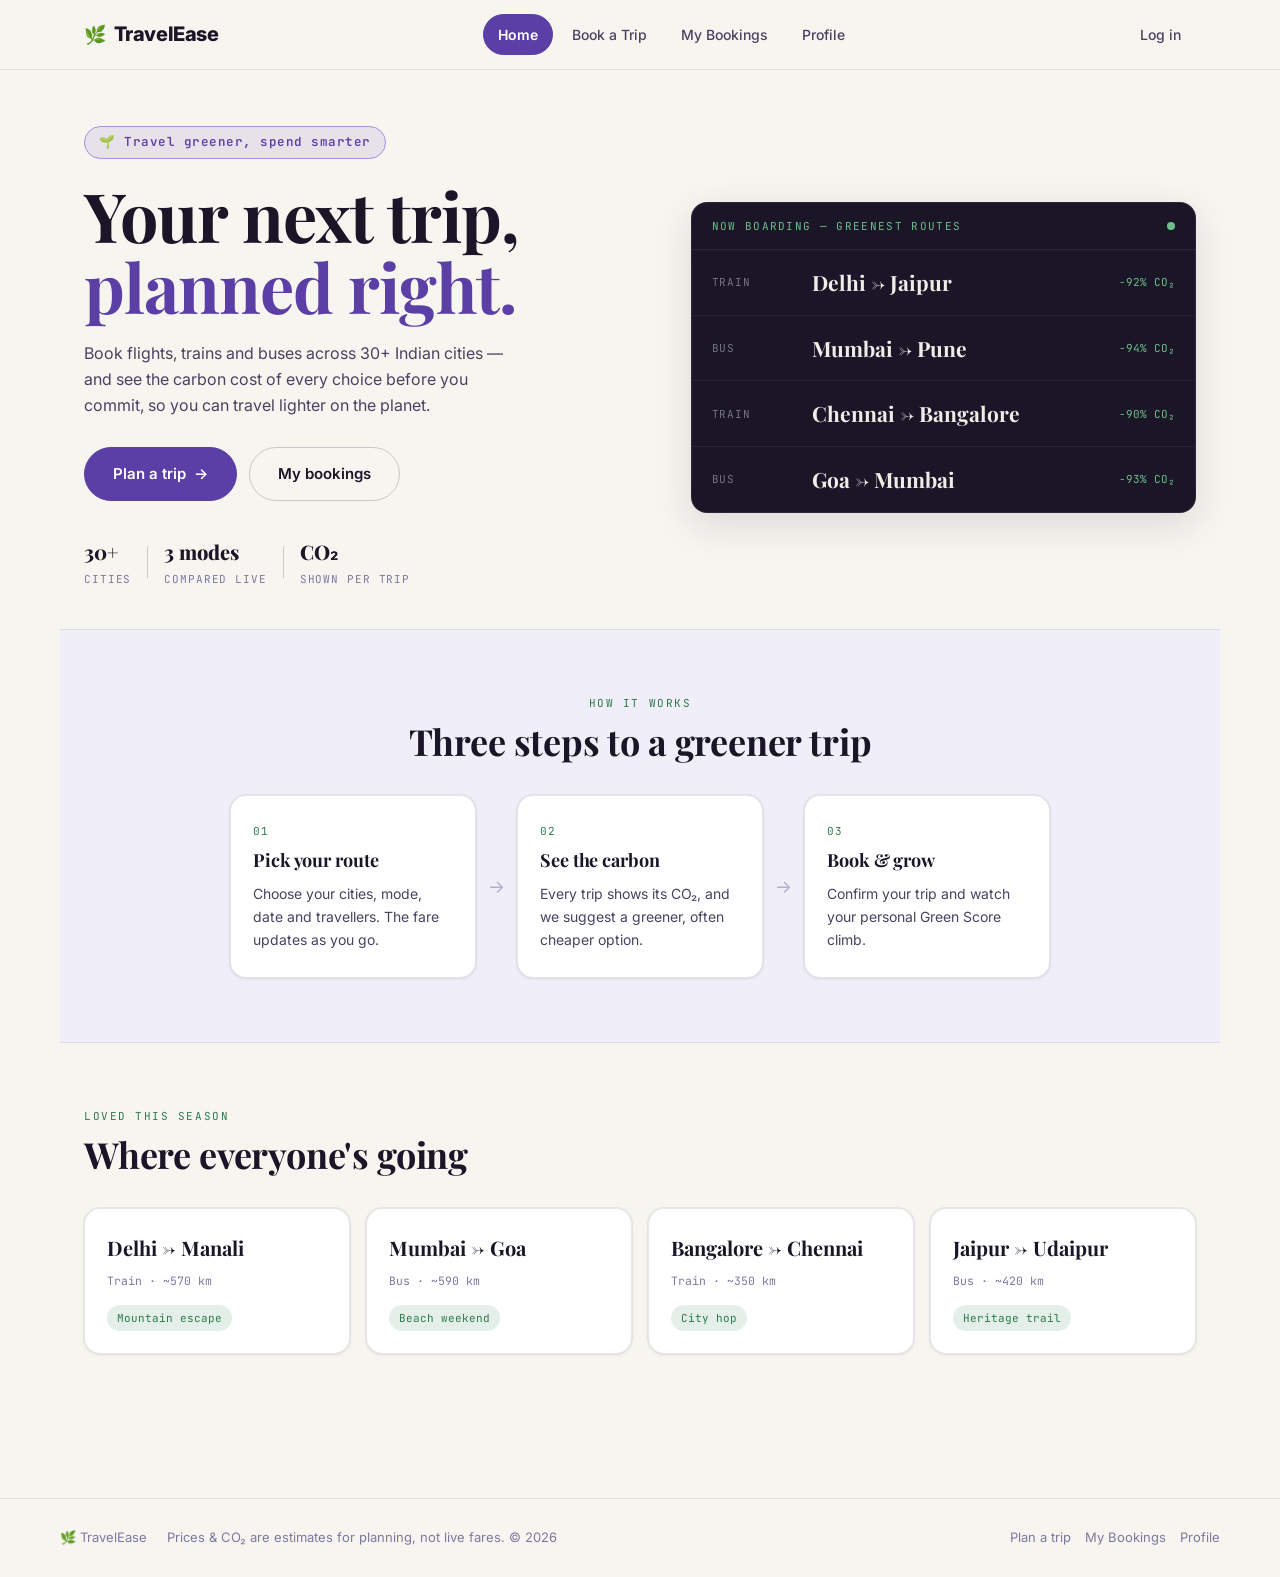
<file: index.html>
<!DOCTYPE html>
<html lang="en">
<head>
<meta charset="UTF-8" />
<meta name="viewport" content="width=device-width, initial-scale=1.0" />
<title>TravelEase — Plan it. Price it. Travel green.</title>
<link rel="preconnect" href="https://fonts.googleapis.com" />
<link rel="preconnect" href="https://fonts.gstatic.com" crossorigin />
<link href="https://fonts.googleapis.com/css2?family=Playfair+Display:ital,wght@0,700;0,800;1,700&family=Inter:wght@300;400;500;600;700&family=JetBrains+Mono:wght@500;600;700&display=swap" rel="stylesheet" />
<link rel="stylesheet" href="style.css" />
</head>
<body>

<!-- ============ HEADER ============ -->
<header class="site-header">
  <div class="header-inner">
    <a class="logo" href="index.html"><span class="logo-icon">🌿</span><span class="logo-text">TravelEase</span></a>
    <nav class="main-nav" id="mainNav">
      <a class="nav-link" href="index.html">Home</a>
      <a class="nav-link" href="booking.html">Book a Trip</a>
      <a class="nav-link" href="bookings.html">My Bookings</a>
      <a class="nav-link" href="profile.html">Profile</a>
    </nav>
    <div class="header-right">
      <div id="authArea"></div>
      <button class="nav-toggle" id="navToggle" aria-label="Menu"><span></span><span></span><span></span></button>
    </div>
  </div>
</header>

<main>
  <!-- ===== Hero ===== -->
  <section class="hero">
    <div class="hero-inner">
      <div class="hero-badge">🌱 Travel greener, spend smarter</div>
      <h1 class="hero-title">Your next trip,<br /><span class="accent">planned right.</span></h1>
      <p class="hero-sub">Book flights, trains and buses across 30+ Indian cities — and see the carbon cost of every choice before you commit, so you can travel lighter on the planet.</p>
      <div class="hero-actions">
        <a class="btn btn-primary btn-lg" href="booking.html"><span>Plan a trip</span><span>→</span></a>
        <a class="btn btn-outline btn-lg" href="bookings.html">My bookings</a>
      </div>
      <div class="hero-stats">
        <div class="stat"><span class="stat-val">30+</span><span class="stat-label">cities</span></div>
        <div class="stat-divider"></div>
        <div class="stat"><span class="stat-val">3 modes</span><span class="stat-label">compared live</span></div>
        <div class="stat-divider"></div>
        <div class="stat"><span class="stat-val">CO₂</span><span class="stat-label">shown per trip</span></div>
      </div>
    </div>

    <!-- Boarding-style board -->
    <div class="hero-board" aria-hidden="true">
      <div class="board-header">
        <span class="board-label">Now boarding — greenest routes</span>
        <span class="board-dot"></span>
      </div>
      <div class="board-rows">
        <div class="board-row"><span class="board-mood">Train</span><span class="board-dest">Delhi → Jaipur</span><span class="board-status">-92% CO₂</span></div>
        <div class="board-row"><span class="board-mood">Bus</span><span class="board-dest">Mumbai → Pune</span><span class="board-status">-94% CO₂</span></div>
        <div class="board-row"><span class="board-mood">Train</span><span class="board-dest">Chennai → Bangalore</span><span class="board-status">-90% CO₂</span></div>
        <div class="board-row"><span class="board-mood">Bus</span><span class="board-dest">Goa → Mumbai</span><span class="board-status">-93% CO₂</span></div>
      </div>
    </div>
  </section>

  <!-- ===== How it works ===== -->
  <section class="section-tinted">
    <div class="section-head center">
      <p class="eyebrow">How it works</p>
      <h2>Three steps to a greener trip</h2>
    </div>
    <div class="how-grid">
      <div class="how-card">
        <div class="how-num">01</div>
        <h3>Pick your route</h3>
        <p>Choose your cities, mode, date and travellers. The fare updates as you go.</p>
      </div>
      <div class="how-arrow">→</div>
      <div class="how-card">
        <div class="how-num">02</div>
        <h3>See the carbon</h3>
        <p>Every trip shows its CO₂, and we suggest a greener, often cheaper option.</p>
      </div>
      <div class="how-arrow">→</div>
      <div class="how-card">
        <div class="how-num">03</div>
        <h3>Book &amp; grow</h3>
        <p>Confirm your trip and watch your personal Green Score climb.</p>
      </div>
    </div>
  </section>

  <!-- ===== Popular routes ===== -->
  <section class="section">
    <div class="section-head">
      <p class="eyebrow">Loved this season</p>
      <h2>Where everyone's going</h2>
    </div>
    <div class="card-row">
      <div class="trip-card"><div class="route">Delhi → Manali</div><div class="meta">Train · ~570 km</div><span class="card-tag">Mountain escape</span></div>
      <div class="trip-card"><div class="route">Mumbai → Goa</div><div class="meta">Bus · ~590 km</div><span class="card-tag">Beach weekend</span></div>
      <div class="trip-card"><div class="route">Bangalore → Chennai</div><div class="meta">Train · ~350 km</div><span class="card-tag">City hop</span></div>
      <div class="trip-card"><div class="route">Jaipur → Udaipur</div><div class="meta">Bus · ~420 km</div><span class="card-tag">Heritage trail</span></div>
    </div>
  </section>
</main>

<footer class="site-footer">
  <div class="footer-inner">
    <span class="logo-text">🌿 TravelEase</span>
    <p>Prices &amp; CO₂ are estimates for planning, not live fares. © <span id="year"></span></p>
    <div class="footer-links">
      <a href="booking.html">Plan a trip</a>
      <a href="bookings.html">My Bookings</a>
      <a href="profile.html">Profile</a>
    </div>
  </div>
</footer>

<script src="auth.js"></script>
</body>
</html>
</file>
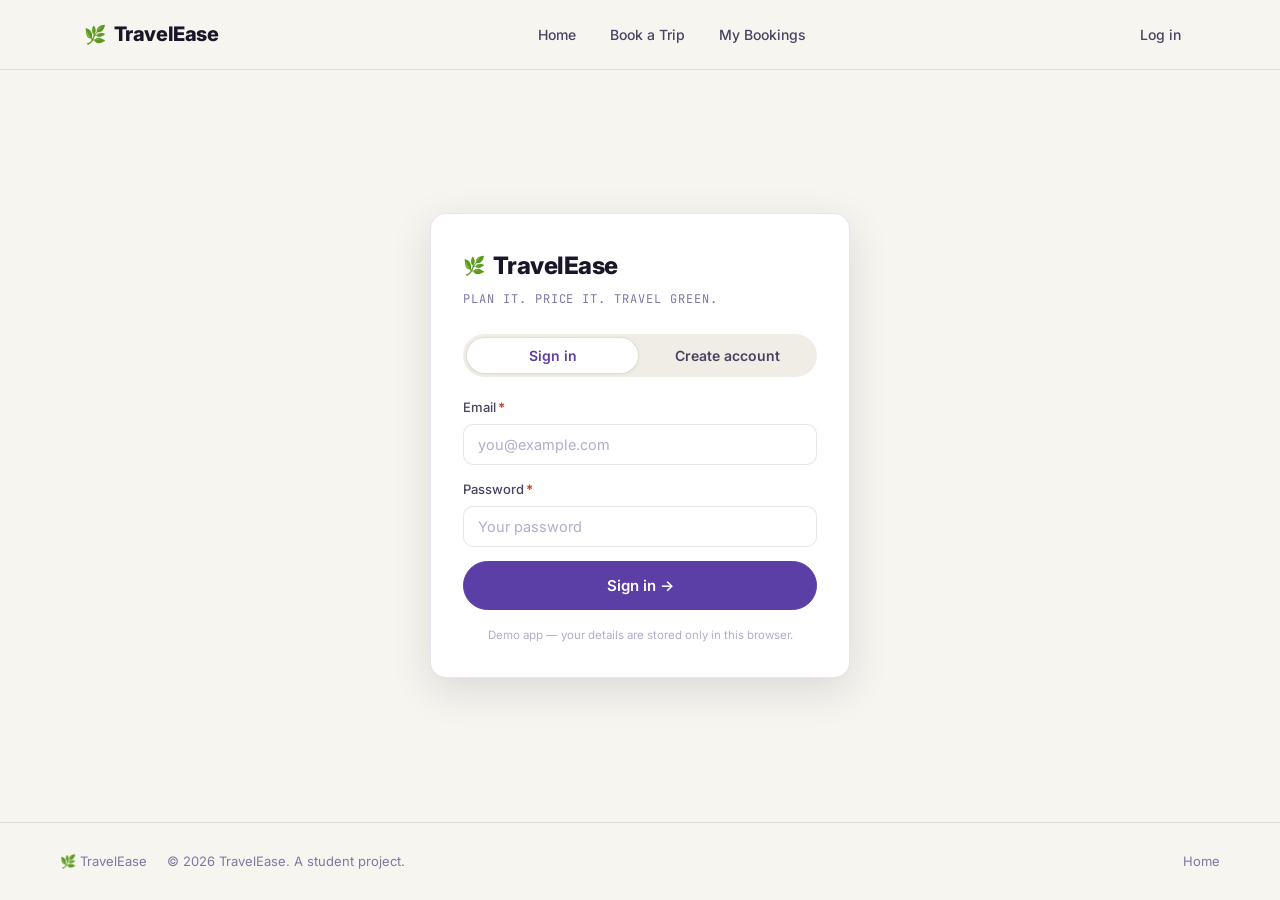
<file: booking.html>
<!DOCTYPE html>
<html lang="en">
<head>
<meta charset="UTF-8" />
<meta name="viewport" content="width=device-width, initial-scale=1.0" />
<title>TravelEase — Book a Trip</title>
<link rel="preconnect" href="https://fonts.googleapis.com" />
<link rel="preconnect" href="https://fonts.gstatic.com" crossorigin />
<link href="https://fonts.googleapis.com/css2?family=Playfair+Display:ital,wght@0,700;0,800;1,700&family=Inter:wght@300;400;500;600;700&family=JetBrains+Mono:wght@500;600;700&display=swap" rel="stylesheet" />
<link rel="stylesheet" href="style.css" />
</head>
<body>

<header class="site-header">
  <div class="header-inner">
    <a class="logo" href="index.html"><span class="logo-icon">🌿</span><span class="logo-text">TravelEase</span></a>
    <nav class="main-nav" id="mainNav">
      <a class="nav-link" href="index.html">Home</a>
      <a class="nav-link" href="booking.html">Book a Trip</a>
      <a class="nav-link" href="bookings.html">My Bookings</a>
      <a class="nav-link" href="profile.html">Profile</a>
    </nav>
    <div class="header-right">
      <div id="authArea"></div>
      <button class="nav-toggle" id="navToggle" aria-label="Menu"><span></span><span></span><span></span></button>
    </div>
  </div>
</header>

<main>
  <div class="page-head">
    <p class="eyebrow">Core planner</p>
    <h1>Build your trip</h1>
    <p class="page-sub">Fill in the details below. We'll price it, and show the carbon cost of your choice with a greener option.</p>
  </div>

  <form id="bookingForm">
    <!-- Step 1: Transport mode -->
    <div class="wizard-step">
      <div class="wizard-step-header">
        <div class="wizard-step-num">1</div>
        <div>
          <div class="wizard-step-title">Transport mode</div>
          <div class="wizard-step-desc">Flights are fastest; trains and buses are far greener.</div>
        </div>
      </div>
      <div class="mode-grid" id="modeGrid">
        <button type="button" class="mode-btn selected" data-mode="flight"><span class="ic">✈️</span><span class="lbl">Flight</span><span class="sub">₹5.0/km · fastest</span></button>
        <button type="button" class="mode-btn" data-mode="train"><span class="ic">🚆</span><span class="lbl">Train</span><span class="sub">₹1.2/km · greener</span></button>
        <button type="button" class="mode-btn" data-mode="bus"><span class="ic">🚌</span><span class="lbl">Bus</span><span class="sub">₹0.9/km · greenest</span></button>
      </div>
    </div>

    <!-- Step 2: Trip details -->
    <div class="wizard-step">
      <div class="wizard-step-header">
        <div class="wizard-step-num">2</div>
        <div>
          <div class="wizard-step-title">Trip details</div>
          <div class="wizard-step-desc">Where are you headed, and with how many people?</div>
        </div>
      </div>
      <div class="form-grid">
        <label class="field">
          <span class="field-label">From city<span class="req">*</span></span>
          <select id="source"><option value="">-- Select source --</option></select>
        </label>
        <label class="field">
          <span class="field-label">To city<span class="req">*</span></span>
          <select id="destination"><option value="">-- Select destination --</option></select>
        </label>
        <label class="field">
          <span class="field-label">Travel date<span class="req">*</span></span>
          <input type="date" id="date" />
        </label>
        <label class="field">
          <span class="field-label">Travel class</span>
          <select id="travelClass"><option value="">-- Select class --</option></select>
        </label>
        <label class="field">
          <span class="field-label">Travellers</span>
          <div class="number-input-wrap">
            <button type="button" class="num-btn" data-target="passengers" data-action="dec">−</button>
            <input type="number" id="passengers" min="1" max="10" value="1" />
            <button type="button" class="num-btn" data-target="passengers" data-action="inc">+</button>
          </div>
        </label>
      </div>
      <div class="form-actions">
        <button type="button" class="btn btn-outline" id="calcBtn">Calculate plan</button>
        <p class="field-error" id="formError"></p>
      </div>
    </div>

    <!-- Results -->
    <div id="results" hidden>
      <!-- Cost -->
      <div class="wizard-step">
        <div class="wizard-step-header">
          <div class="wizard-step-num done" style="background:var(--green)">₹</div>
          <div class="wizard-step-title">Fare breakdown</div>
        </div>
        <div class="cost-grid">
          <div class="cost-card"><span class="cost-lbl">Distance</span><span class="cost-amt" id="distAmt">— km</span></div>
          <div class="cost-card"><span class="cost-lbl">Per person</span><span class="cost-amt" id="perAmt">₹0</span></div>
          <div class="cost-card total"><span class="cost-lbl">Total fare</span><span class="cost-amt" id="fareEstimate">₹0</span></div>
        </div>
      </div>

      <!-- Carbon-Smart Advisor -->
      <div class="wizard-step">
        <div class="wizard-step-header">
          <div class="wizard-step-num done" style="background:var(--green)">🌱</div>
          <div class="wizard-step-title">Carbon-Smart Advisor</div>
        </div>
        <div class="carbon-panel">
          <div class="carbon-dial">
            <div class="carbon-leaf">🌍</div>
            <span class="carbon-kg" id="carbonKg">0<small> kg CO₂</small></span>
          </div>
          <div class="carbon-body">
            <h3 id="carbonHead">Your trip's footprint</h3>
            <p id="carbonText">Choose a route to see its carbon impact.</p>
            <div class="carbon-compare" id="carbonCompare"></div>
          </div>
        </div>
        <div class="banner banner-info eco-nudge" id="ecoNudge" hidden>
          <span class="banner-icon">💡</span>
          <span id="ecoNudgeText"></span>
        </div>
      </div>

      <!-- Confirm -->
      <div class="wizard-step" style="border-bottom:none">
        <div class="form-actions">
          <button type="submit" class="btn btn-green btn-lg" id="bookBtn">Confirm booking →</button>
        </div>
      </div>
    </div>
  </form>
</main>

<footer class="site-footer">
  <div class="footer-inner">
    <span class="logo-text">🌿 TravelEase</span>
    <p>Prices &amp; CO₂ are estimates for planning. © <span id="year"></span></p>
    <div class="footer-links"><a href="bookings.html">My Bookings</a><a href="profile.html">Profile</a></div>
  </div>
</footer>

<script src="auth.js"></script>
<script src="data.js"></script>
<script src="booking.js"></script>
</body>
</html>
</file>
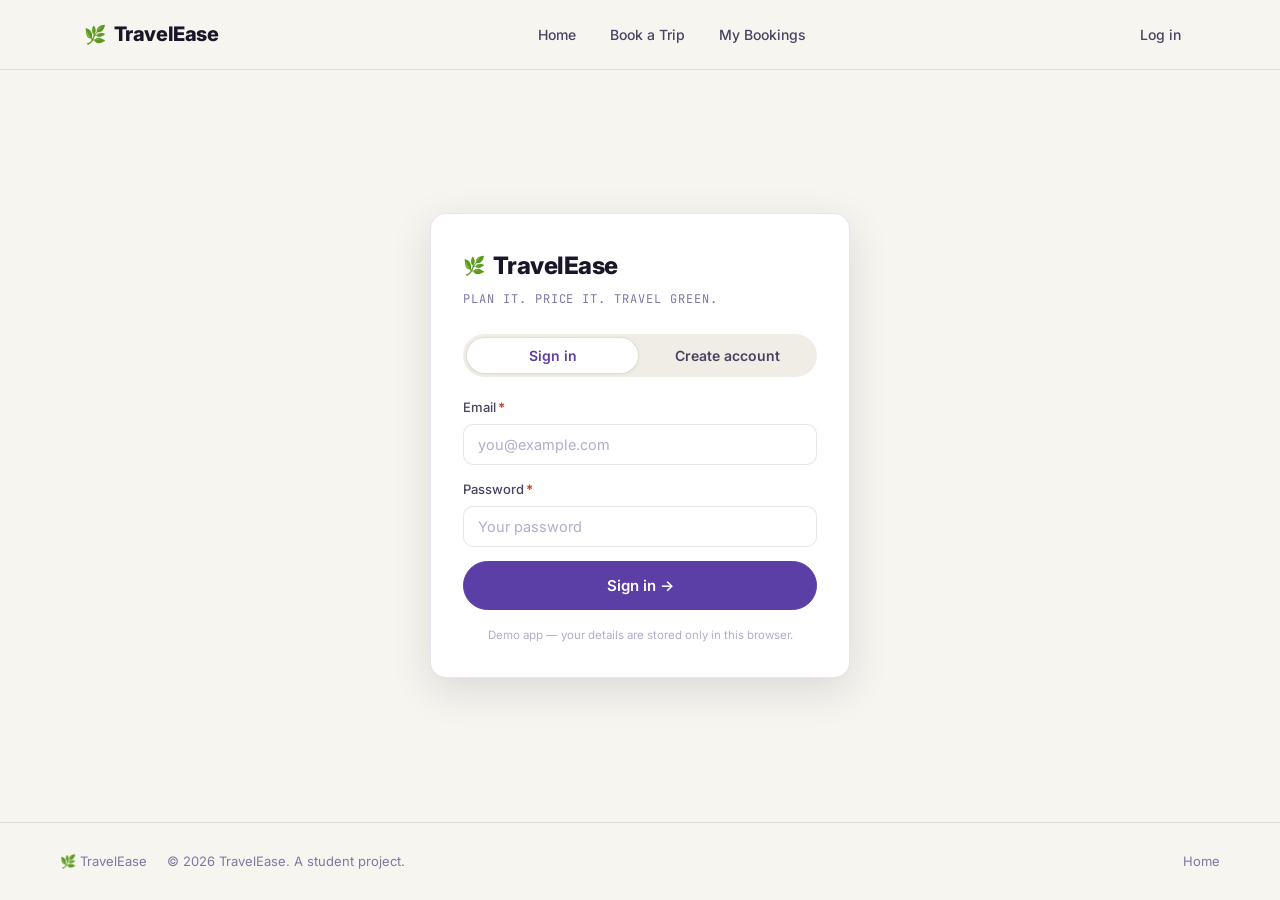
<file: bookings.html>
<!DOCTYPE html>
<html lang="en">
<head>
<meta charset="UTF-8" />
<meta name="viewport" content="width=device-width, initial-scale=1.0" />
<title>TravelEase — My Bookings</title>
<link rel="preconnect" href="https://fonts.googleapis.com" />
<link rel="preconnect" href="https://fonts.gstatic.com" crossorigin />
<link href="https://fonts.googleapis.com/css2?family=Playfair+Display:ital,wght@0,700;0,800;1,700&family=Inter:wght@300;400;500;600;700&family=JetBrains+Mono:wght@500;600;700&display=swap" rel="stylesheet" />
<link rel="stylesheet" href="style.css" />
</head>
<body>

<header class="site-header">
  <div class="header-inner">
    <a class="logo" href="index.html"><span class="logo-icon">🌿</span><span class="logo-text">TravelEase</span></a>
    <nav class="main-nav" id="mainNav">
      <a class="nav-link" href="index.html">Home</a>
      <a class="nav-link" href="booking.html">Book a Trip</a>
      <a class="nav-link" href="bookings.html">My Bookings</a>
      <a class="nav-link" href="profile.html">Profile</a>
    </nav>
    <div class="header-right">
      <div id="authArea"></div>
      <button class="nav-toggle" id="navToggle" aria-label="Menu"><span></span><span></span><span></span></button>
    </div>
  </div>
</header>

<main>
  <div class="page-head">
    <p class="eyebrow">Manage</p>
    <h1>My Bookings</h1>
    <p class="page-sub">Every trip you've booked, its carbon footprint, and quick cancellation with instant refund estimates.</p>
  </div>

  <!-- Green Score summary -->
  <div class="green-score" id="greenScore" hidden style="margin-bottom:24px"></div>

  <div class="empty-state hidden" id="emptyNote">
    <span class="empty-icon">🎒</span>
    <strong>No bookings yet</strong>
    Head to "Book a Trip" to plan your first journey.
  </div>

  <div id="bookingList"></div>
</main>

<footer class="site-footer">
  <div class="footer-inner">
    <span class="logo-text">🌿 TravelEase</span>
    <p>© <span id="year"></span> TravelEase. A student project.</p>
    <div class="footer-links"><a href="booking.html">Book a Trip</a><a href="profile.html">Profile</a></div>
  </div>
</footer>

<script src="auth.js"></script>
<script src="data.js"></script>
<script src="bookings.js"></script>
</body>
</html>
</file>
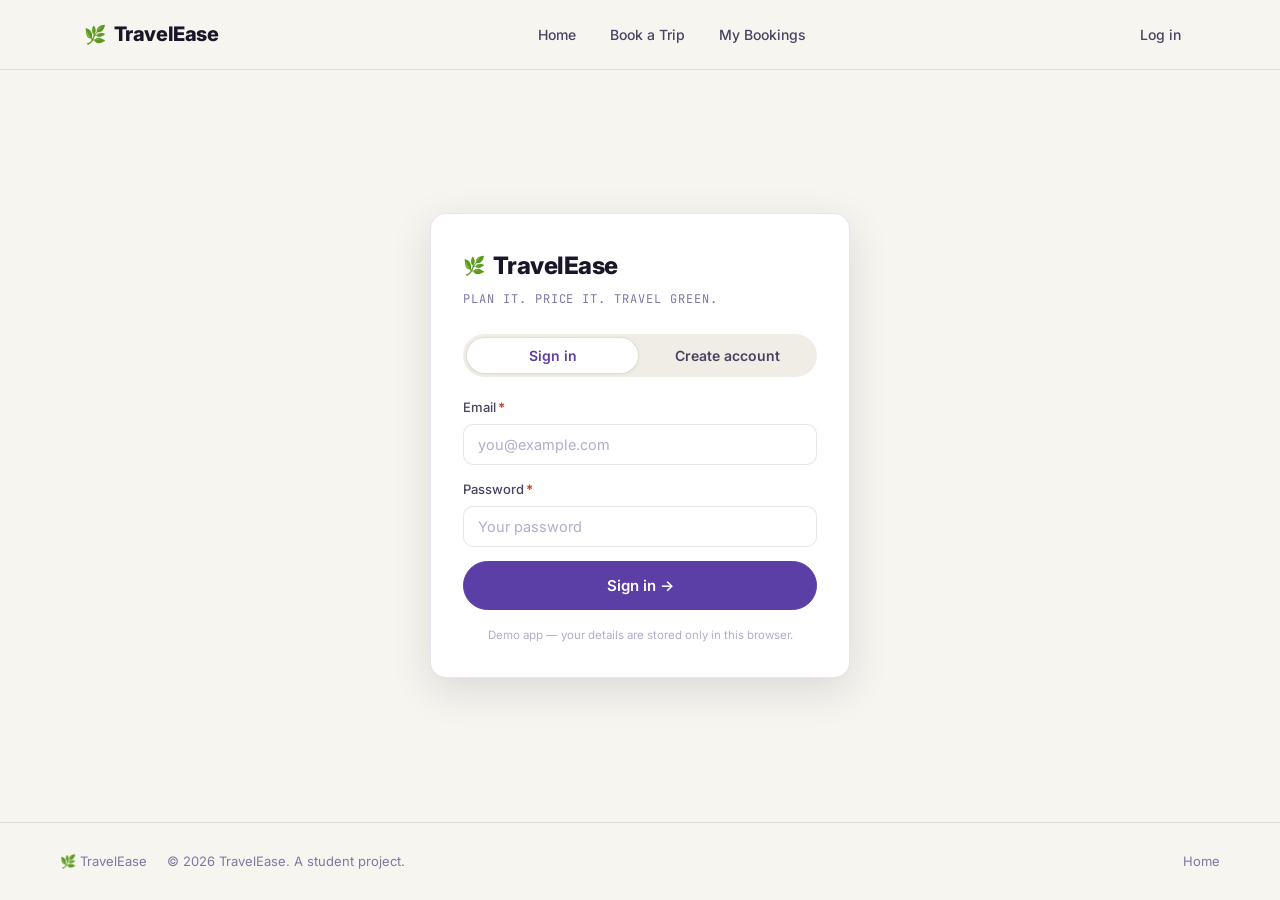
<file: login.html>
<!DOCTYPE html>
<html lang="en">
<head>
<meta charset="UTF-8" />
<meta name="viewport" content="width=device-width, initial-scale=1.0" />
<title>TravelEase — Sign in</title>
<link rel="preconnect" href="https://fonts.googleapis.com" />
<link rel="preconnect" href="https://fonts.gstatic.com" crossorigin />
<link href="https://fonts.googleapis.com/css2?family=Playfair+Display:ital,wght@0,700;0,800;1,700&family=Inter:wght@300;400;500;600;700&family=JetBrains+Mono:wght@500;600;700&display=swap" rel="stylesheet" />
<link rel="stylesheet" href="style.css" />
</head>
<body>

<header class="site-header">
  <div class="header-inner">
    <a class="logo" href="index.html"><span class="logo-icon">🌿</span><span class="logo-text">TravelEase</span></a>
    <nav class="main-nav" id="mainNav">
      <a class="nav-link" href="index.html">Home</a>
      <a class="nav-link" href="booking.html">Book a Trip</a>
      <a class="nav-link" href="bookings.html">My Bookings</a>
    </nav>
    <div class="header-right">
      <div id="authArea"></div>
      <button class="nav-toggle" id="navToggle" aria-label="Menu"><span></span><span></span><span></span></button>
    </div>
  </div>
</header>

<div class="auth-wrap">
  <div class="auth-card">
    <div class="auth-brand"><span class="logo-icon">🌿</span> TravelEase</div>
    <p class="auth-tagline">Plan it. Price it. Travel green.</p>

    <div class="auth-tabs">
      <button type="button" class="auth-tab active" id="loginTab">Sign in</button>
      <button type="button" class="auth-tab" id="registerTab">Create account</button>
    </div>

    <!-- Login -->
    <form id="loginForm" class="auth-form">
      <label class="field">
        <span class="field-label">Email<span class="req">*</span></span>
        <input type="email" id="loginEmail" placeholder="you@example.com" />
      </label>
      <label class="field">
        <span class="field-label">Password<span class="req">*</span></span>
        <input type="password" id="loginPassword" placeholder="Your password" />
      </label>
      <button type="submit" class="btn btn-primary btn-lg btn-block">Sign in →</button>
    </form>

    <!-- Register -->
    <form id="registerForm" class="auth-form hidden" novalidate>
      <label class="field">
        <span class="field-label">Full name<span class="req">*</span></span>
        <input type="text" id="regName" placeholder="e.g. Rahul Sharma" />
      </label>
      <label class="field">
        <span class="field-label">Mobile number<span class="req">*</span></span>
        <input type="tel" id="regMobile" inputmode="numeric" maxlength="10" placeholder="10-digit mobile number" />
      </label>
      <label class="field">
        <span class="field-label">Email<span class="req">*</span></span>
        <input type="email" id="regEmail" placeholder="you@example.com" />
      </label>
      <label class="field">
        <span class="field-label">Password<span class="req">*</span></span>
        <input type="password" id="regPassword" placeholder="Min 8 characters" />
      </label>
      <label class="field">
        <span class="field-label">Confirm password<span class="req">*</span></span>
        <input type="password" id="regConfirm" placeholder="Re-enter password" />
      </label>
      <p class="field-hint">Password must be at least 8 characters with an uppercase letter, a lowercase letter, a number and a special character.</p>
      <button type="submit" class="btn btn-primary btn-lg btn-block">Create account →</button>
    </form>

    <p class="auth-note">Demo app — your details are stored only in this browser.</p>
  </div>
</div>

<footer class="site-footer">
  <div class="footer-inner">
    <span class="logo-text">🌿 TravelEase</span>
    <p>© <span id="year"></span> TravelEase. A student project.</p>
    <div class="footer-links"><a href="index.html">Home</a></div>
  </div>
</footer>

<script src="auth.js"></script>
<script src="login.js"></script>
</body>
</html>
</file>
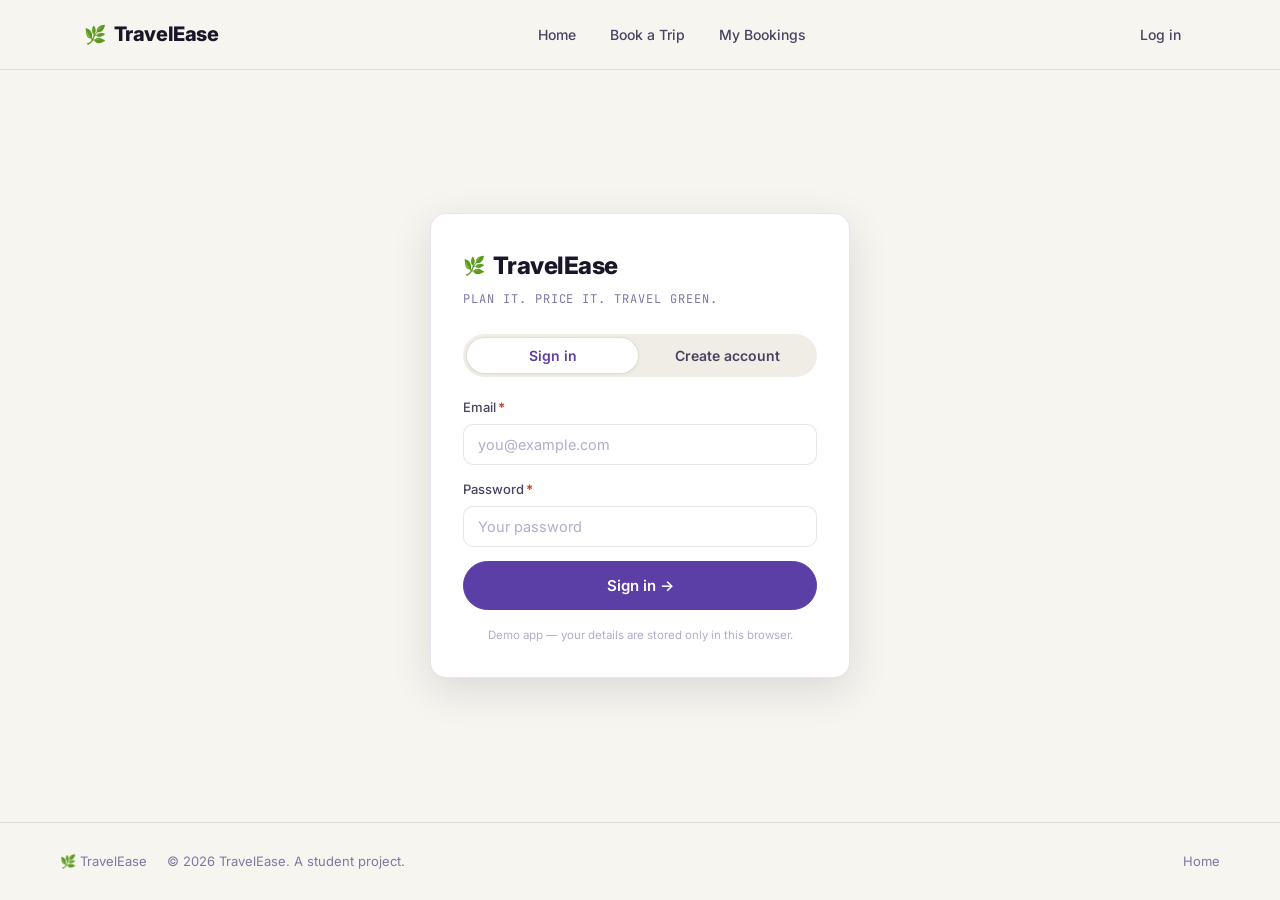
<file: profile.html>
<!DOCTYPE html>
<html lang="en">
<head>
<meta charset="UTF-8" />
<meta name="viewport" content="width=device-width, initial-scale=1.0" />
<title>TravelEase — My Profile</title>
<link rel="preconnect" href="https://fonts.googleapis.com" />
<link rel="preconnect" href="https://fonts.gstatic.com" crossorigin />
<link href="https://fonts.googleapis.com/css2?family=Playfair+Display:ital,wght@0,700;0,800;1,700&family=Inter:wght@300;400;500;600;700&family=JetBrains+Mono:wght@500;600;700&display=swap" rel="stylesheet" />
<link rel="stylesheet" href="style.css" />
</head>
<body>

<header class="site-header">
  <div class="header-inner">
    <a class="logo" href="index.html"><span class="logo-icon">🌿</span><span class="logo-text">TravelEase</span></a>
    <nav class="main-nav" id="mainNav">
      <a class="nav-link" href="index.html">Home</a>
      <a class="nav-link" href="booking.html">Book a Trip</a>
      <a class="nav-link" href="bookings.html">My Bookings</a>
      <a class="nav-link" href="profile.html">Profile</a>
    </nav>
    <div class="header-right">
      <div id="authArea"></div>
      <button class="nav-toggle" id="navToggle" aria-label="Menu"><span></span><span></span><span></span></button>
    </div>
  </div>
</header>

<main>
  <div class="page-head">
    <p class="eyebrow">Your account</p>
    <h1>Profile</h1>
  </div>

  <div class="profile-layout">
    <div class="profile-sidebar">
      <div class="profile-card">
        <div class="profile-avatar" id="profileAvatar">?</div>
        <div class="profile-name" id="profileName">Traveller</div>
        <div class="profile-city" id="profileEmail">—</div>
      </div>
      <div class="green-score" id="profileGreen" hidden></div>
    </div>

    <div class="profile-main">
      <div class="profile-card">
        <h3 class="card-title">Your details</h3>
        <form id="profileForm">
          <div class="form-stack">
            <label class="field">
              <span class="field-label">Full name</span>
              <input type="text" id="pName" placeholder="e.g. Rahul Sharma" />
            </label>
            <label class="field">
              <span class="field-label">Email (cannot be changed)</span>
              <input type="email" id="pEmail" disabled />
            </label>
            <label class="field">
              <span class="field-label">Phone number</span>
              <input type="tel" id="pPhone" placeholder="10-digit mobile number" />
            </label>
            <label class="field">
              <span class="field-label">Gender</span>
              <select id="pGender">
                <option value="">-- Select --</option>
                <option value="Male">Male</option>
                <option value="Female">Female</option>
                <option value="Other">Other</option>
              </select>
            </label>
            <label class="field">
              <span class="field-label">Home city</span>
              <select id="pCity"><option value="">-- Select city --</option></select>
            </label>
            <label class="field">
              <span class="field-label">Address</span>
              <textarea id="pAddress" rows="3" placeholder="House no, street, area..."></textarea>
            </label>
          </div>
          <button type="submit" class="btn btn-primary">Save details</button>
        </form>
      </div>
    </div>
  </div>
</main>

<footer class="site-footer">
  <div class="footer-inner">
    <span class="logo-text">🌿 TravelEase</span>
    <p>© <span id="year"></span> TravelEase. A student project.</p>
    <div class="footer-links"><a href="bookings.html">My Bookings</a></div>
  </div>
</footer>

<script src="auth.js"></script>
<script src="data.js"></script>
<script src="profile.js"></script>
</body>
</html>
</file>
<file: style.css>
/* =====================================================
   TravelEase — design copied from the reference project
   Palette: forest green + deep violet, cream surfaces.
   Fonts: Playfair Display (display), Inter (body),
          JetBrains Mono (numbers/labels).
   Plus Carbon-Smart Advisor styles at the bottom.
   ===================================================== */

/* ---------- Design tokens ---------- */
:root {
  --bg:          #F7F5F0;
  --bg-soft:     #EFEDE6;
  --bg-deep:     #1A1628;

  --panel:       #FFFFFF;
  --panel-tint:  #F0EEF8;
  --panel-green: #EBF5EE;

  --border:        rgba(60, 50, 90, 0.12);
  --border-strong: rgba(60, 50, 90, 0.24);

  --text:       #1A1628;
  --text-mid:   #4A4260;
  --text-dim:   #7E78A0;
  --text-faint: #B2ADCB;

  --green:       #2C7A4B;
  --green-mid:   #3D9960;
  --green-light: #6DBF87;
  --green-soft:  rgba(44, 122, 75, 0.12);
  --green-glow:  rgba(44, 122, 75, 0.25);

  --violet:      #5B3FA6;
  --violet-mid:  #7A5CC4;
  --violet-light:#A68FE0;
  --violet-soft: rgba(91, 63, 166, 0.10);
  --violet-glow: rgba(91, 63, 166, 0.25);

  --amber:       #C9891A;
  --amber-soft:  rgba(201, 137, 26, 0.12);
  --rust:        #C0442A;
  --rust-soft:   rgba(192, 68, 42, 0.10);
  --teal:        #1E8A79;
  --teal-soft:   rgba(30, 138, 121, 0.10);

  --font-display: "Playfair Display", Georgia, serif;
  --font-body:    "Inter", "Helvetica Neue", Arial, sans-serif;
  --font-mono:    "JetBrains Mono", "Courier New", monospace;

  --radius:    16px;
  --radius-sm: 10px;
  --radius-xs: 6px;
  --container: 1160px;

  --shadow-sm: 0 1px 4px rgba(26,22,40,0.06), 0 0 0 1px rgba(26,22,40,0.05);
  --shadow:    0 4px 16px rgba(26,22,40,0.08), 0 0 0 1px rgba(26,22,40,0.05);
  --shadow-lg: 0 12px 40px rgba(26,22,40,0.12);

  --ease: cubic-bezier(0.22, 1, 0.36, 1);
}

/* ---------- Base & typography ---------- */
*, *::before, *::after { box-sizing: border-box; }
html { scroll-behavior: smooth; }

body {
  margin: 0;
  min-height: 100vh;
  display: flex;
  flex-direction: column;
  background: var(--bg);
  color: var(--text);
  font-family: var(--font-body);
  font-size: 15px;
  line-height: 1.65;
  -webkit-font-smoothing: antialiased;
  -moz-osx-font-smoothing: grayscale;
}

h1, h2, h3, h4, h5 {
  font-family: var(--font-display);
  font-weight: 700;
  margin: 0;
  line-height: 1.2;
  letter-spacing: -0.005em;
}
p { margin: 0; }
button { font-family: inherit; cursor: pointer; }
input, select, textarea { font-family: var(--font-body); }
a { color: inherit; text-decoration: none; }
ul { margin: 0; padding: 0; }

@media (prefers-reduced-motion: reduce) {
  *, *::before, *::after { animation-duration: 0.001ms !important; transition-duration: 0.001ms !important; }
}

.hidden { display: none !important; }

/* ---------- Layout ---------- */
main { flex: 1; width: 100%; max-width: var(--container); margin: 0 auto; padding: 0 24px 80px; }
.section { padding: 64px 0; }
.section-tinted { background: var(--panel-tint); margin: 0 -24px; padding: 64px 24px; border-top: 1px solid var(--border); border-bottom: 1px solid var(--border); }

.section-head { margin-bottom: 32px; }
.section-head.center { text-align: center; }
.section-head h2 { font-size: clamp(26px, 4vw, 36px); margin-top: 6px; }

.eyebrow { display: block; font-family: var(--font-mono); font-size: 11px; letter-spacing: 0.14em; text-transform: uppercase; color: var(--green); margin: 0 0 8px; }
.accent { color: var(--violet); }

.page-head { padding: 52px 0 32px; }
.page-head h1 { font-size: clamp(32px, 5vw, 52px); letter-spacing: -0.01em; }
.page-sub { color: var(--text-mid); margin-top: 10px; max-width: 560px; font-size: 16px; }

/* ---------- Header / Nav ---------- */
.site-header {
  position: sticky; top: 0; z-index: 100;
  background: rgba(247, 245, 240, 0.92);
  backdrop-filter: blur(10px); -webkit-backdrop-filter: blur(10px);
  border-bottom: 1px solid var(--border);
}
.header-inner { max-width: var(--container); margin: 0 auto; padding: 14px 24px; display: flex; align-items: center; justify-content: space-between; gap: 16px; }

.logo { display: flex; align-items: center; gap: 8px; font-family: var(--font-body); font-size: 20px; font-weight: 800; letter-spacing: -0.02em; color: var(--text); }
.logo-icon { font-size: 18px; }

.main-nav { display: flex; gap: 4px; }
.nav-link { background: none; border: 1px solid transparent; color: var(--text-mid); font-size: 14px; font-weight: 500; padding: 8px 14px; border-radius: 999px; transition: all 0.15s ease; }
.nav-link:hover { color: var(--text); background: var(--panel); border-color: var(--border); }
.nav-link.active { background: var(--violet); color: #fff; border-color: var(--violet); font-weight: 600; }

.header-right { display: flex; align-items: center; gap: 12px; }
#authArea { display: flex; align-items: center; gap: 12px; }
.user-greeting { font-family: var(--font-mono); font-size: 12px; color: var(--text-dim); }
.avatar-sm { width: 38px; height: 38px; border-radius: 50%; background: linear-gradient(135deg, var(--violet), var(--green)); color: #fff; display: flex; align-items: center; justify-content: center; font-family: var(--font-display); font-weight: 800; font-size: 15px; transition: transform 0.15s ease; }
.avatar-sm:hover { transform: scale(1.06); }
.logout-btn { white-space: nowrap; cursor: pointer; }

.nav-toggle { display: none; flex-direction: column; gap: 5px; background: none; border: none; padding: 6px; }
.nav-toggle span { width: 22px; height: 2px; background: var(--text); border-radius: 2px; }

/* ---------- Footer ---------- */
.site-footer { border-top: 1px solid var(--border); padding: 28px 24px; color: var(--text-dim); font-size: 13px; }
.footer-inner { max-width: var(--container); margin: 0 auto; display: flex; align-items: center; gap: 20px; flex-wrap: wrap; }
.footer-links { display: flex; gap: 14px; margin-left: auto; }
.footer-links a:hover { color: var(--violet); }

/* ---------- Buttons ---------- */
.btn { display: inline-flex; align-items: center; justify-content: center; gap: 8px; border-radius: 999px; padding: 11px 22px; font-size: 14px; font-weight: 600; border: 1.5px solid transparent; cursor: pointer; transition: transform 0.12s ease, box-shadow 0.12s ease, background 0.15s ease; white-space: nowrap; }
.btn:active { transform: scale(0.97); }
.btn-lg { padding: 14px 28px; font-size: 15px; }
.btn-sm { padding: 7px 14px; font-size: 13px; }
.btn-block { width: 100%; }
.btn-primary { background: var(--violet); color: #fff; border-color: var(--violet); }
.btn-primary:hover { background: var(--violet-mid); box-shadow: 0 4px 16px var(--violet-glow); }
.btn-green { background: var(--green); color: #fff; border-color: var(--green); }
.btn-green:hover { background: var(--green-mid); box-shadow: 0 4px 16px var(--green-glow); }
.btn-outline { background: transparent; color: var(--text); border-color: var(--border-strong); }
.btn-outline:hover { border-color: var(--violet); color: var(--violet); }
.btn-secondary { background: var(--panel); color: var(--text); border-color: var(--border); box-shadow: var(--shadow-sm); }
.btn-secondary:hover { border-color: var(--border-strong); }
.btn-danger { background: var(--rust); color: #fff; border-color: var(--rust); }
.btn-danger:hover { opacity: 0.88; }
.btn[disabled] { opacity: 0.45; cursor: not-allowed; }

/* ---------- Form fields ---------- */
.field { display: flex; flex-direction: column; gap: 6px; position: relative; }
.field-label { font-size: 13px; font-weight: 500; color: var(--text-mid); }
.req { color: var(--rust); margin-left: 2px; font-weight: 700; }
.field-hint { font-size: 12px; color: var(--text-faint); margin-top: 2px; }
.field-error { color: var(--rust); font-size: 13px; min-height: 18px; }
.field input, .field select, .field textarea {
  background: var(--panel); border: 1.5px solid var(--border); color: var(--text);
  border-radius: var(--radius-sm); padding: 11px 14px; font-size: 14.5px; width: 100%;
  transition: border-color 0.15s ease, box-shadow 0.15s ease;
}
.field textarea { resize: vertical; }
.field input:focus, .field select:focus, .field textarea:focus { outline: none; border-color: var(--violet); box-shadow: 0 0 0 3px var(--violet-soft); }
.field input::placeholder, .field textarea::placeholder { color: var(--text-faint); }
.field input:disabled { background: var(--bg-soft); color: var(--text-dim); cursor: not-allowed; }

.form-grid { display: grid; grid-template-columns: repeat(auto-fit, minmax(220px, 1fr)); gap: 18px; margin-bottom: 22px; }
.form-stack { display: flex; flex-direction: column; gap: 14px; margin-bottom: 16px; }

/* Number stepper */
.number-input-wrap { display: flex; align-items: center; border: 1.5px solid var(--border); border-radius: var(--radius-sm); background: var(--panel); overflow: hidden; }
.number-input-wrap:focus-within { border-color: var(--violet); box-shadow: 0 0 0 3px var(--violet-soft); }
.num-btn { background: none; border: none; padding: 10px 14px; font-size: 16px; color: var(--text-mid); transition: background 0.1s ease, color 0.1s ease; }
.num-btn:hover { background: var(--bg-soft); color: var(--violet); }
.number-input-wrap input { border: none !important; border-radius: 0 !important; text-align: center; box-shadow: none !important; flex: 1; min-width: 40px; padding: 10px 4px !important; font-family: var(--font-mono); font-weight: 600; font-size: 15px !important; }

/* ---------- Cards ---------- */
.card { background: var(--panel); border: 1px solid var(--border); border-radius: var(--radius); padding: 22px; box-shadow: var(--shadow-sm); }
.card-title { font-size: 17px; margin-bottom: 16px; }
.card-narrow { max-width: 440px; margin: 0 auto; }

/* ---------- Ticket ---------- */
.ticket {
  background: var(--panel); border: 1.5px solid var(--border-strong); border-radius: var(--radius);
  padding: 26px; position: relative; box-shadow: var(--shadow); margin-bottom: 18px;
  background-image:
    radial-gradient(circle at 0 60px, var(--bg) 10px, transparent 10.5px),
    radial-gradient(circle at 100% 60px, var(--bg) 10px, transparent 10.5px);
}
.ticket.cancelled { opacity: 0.7; }
.ticket-header { display: flex; align-items: center; justify-content: space-between; gap: 12px; margin-bottom: 18px; padding-bottom: 16px; border-bottom: 1px dashed var(--border-strong); flex-wrap: wrap; }
.ticket-route { font-family: var(--font-display); font-size: 20px; font-weight: 700; }
.ticket-id { font-family: var(--font-mono); font-size: 13px; color: var(--violet); letter-spacing: 0.04em; margin-top: 2px; }
.ticket-grid { display: grid; grid-template-columns: repeat(auto-fit, minmax(120px, 1fr)); gap: 12px 18px; }
.ticket-grid .k { font-family: var(--font-mono); font-size: 10.5px; text-transform: uppercase; letter-spacing: 0.06em; color: var(--text-faint); display: block; }
.ticket-grid .v { font-size: 14.5px; font-weight: 600; margin-top: 2px; }
.ticket-grid .v.mono { font-family: var(--font-mono); }
.ticket-footer { display: flex; align-items: center; justify-content: space-between; gap: 12px; flex-wrap: wrap; margin-top: 18px; padding-top: 16px; border-top: 1px dashed var(--border-strong); }

/* ---------- Status pills ---------- */
.pill { display: inline-block; font-family: var(--font-mono); font-size: 11px; font-weight: 600; padding: 3px 10px; border-radius: 999px; letter-spacing: 0.04em; }
.pill-ok { background: var(--green-soft); color: var(--green); }
.pill-active { background: var(--teal-soft); color: var(--teal); }
.pill-cancelled { background: var(--rust-soft); color: var(--rust); }
.pill-green { background: var(--green); color: #fff; }

/* ---------- Banners ---------- */
.banner { display: flex; align-items: flex-start; gap: 12px; padding: 16px 18px; border-radius: var(--radius-sm); border: 1.5px solid var(--border); font-size: 14.5px; }
.banner-icon { font-size: 18px; flex-shrink: 0; }
.banner-ok   { border-color: var(--green);  background: var(--green-soft); }
.banner-warn { border-color: var(--amber);  background: var(--amber-soft); }
.banner-bad  { border-color: var(--rust);   background: var(--rust-soft); }
.banner-info { border-color: var(--violet); background: var(--violet-soft); }

/* ---------- Empty state ---------- */
.empty-state { padding: 40px 24px; text-align: center; color: var(--text-dim); font-size: 14px; }
.empty-state .empty-icon { font-size: 36px; display: block; margin-bottom: 12px; }
.empty-state strong { display: block; color: var(--text-mid); margin-bottom: 6px; font-size: 15px; }

/* ---------- Toast ---------- */
.toast { position: fixed; bottom: 24px; right: 24px; background: var(--text); color: #fff; padding: 12px 20px; border-radius: var(--radius-sm); font-size: 14px; font-weight: 500; box-shadow: var(--shadow-lg); opacity: 0; transform: translateY(8px); pointer-events: none; transition: opacity 0.2s ease, transform 0.2s ease; z-index: 999; }
.toast.show { opacity: 1; transform: translateY(0); }

/* ---------- Animations ---------- */
@keyframes fadeUp { from { opacity: 0; transform: translateY(12px); } to { opacity: 1; transform: translateY(0); } }
@keyframes pulse { 0%, 100% { opacity: 1; } 50% { opacity: 0.4; } }
.animate-up { animation: fadeUp 0.4s var(--ease) both; }

/* ===================================================
   HOME PAGE
   =================================================== */
.hero { display: grid; grid-template-columns: 1.05fr 0.95fr; gap: 48px; padding: 56px 0 40px; align-items: center; }
.hero-badge { display: inline-flex; align-items: center; gap: 6px; background: var(--violet-soft); color: var(--violet); border: 1px solid var(--violet-light); border-radius: 999px; padding: 5px 14px; font-size: 12.5px; font-weight: 600; margin-bottom: 20px; font-family: var(--font-mono); letter-spacing: 0.04em; }
.hero-title { font-size: clamp(42px, 6.5vw, 68px); line-height: 1.05; letter-spacing: -0.015em; }
.hero-sub { color: var(--text-mid); max-width: 440px; margin-top: 18px; font-size: 16px; }
.hero-actions { display: flex; gap: 12px; margin-top: 28px; flex-wrap: wrap; }
.hero-stats { display: flex; align-items: center; gap: 16px; margin-top: 34px; flex-wrap: wrap; }
.stat { display: flex; flex-direction: column; gap: 2px; }
.stat-val { font-family: var(--font-display); font-size: 20px; font-weight: 800; color: var(--text); }
.stat-label { font-size: 11px; color: var(--text-dim); font-family: var(--font-mono); text-transform: uppercase; letter-spacing: 0.08em; }
.stat-divider { width: 1px; height: 32px; background: var(--border-strong); }

/* Boarding board */
.hero-board { background: var(--bg-deep); border: 1px solid rgba(255,255,255,0.08); border-radius: var(--radius); overflow: hidden; box-shadow: var(--shadow-lg); }
.board-header { display: flex; align-items: center; justify-content: space-between; padding: 14px 20px; border-bottom: 1px solid rgba(255,255,255,0.08); }
.board-label { font-family: var(--font-mono); font-size: 11px; letter-spacing: 0.12em; text-transform: uppercase; color: var(--green-light); }
.board-dot { width: 8px; height: 8px; background: var(--green-light); border-radius: 50%; animation: pulse 2s infinite; }
.board-row { display: grid; grid-template-columns: 84px 1fr auto; gap: 16px; align-items: center; padding: 15px 20px; border-bottom: 1px solid rgba(255,255,255,0.06); color: #F0EDE8; }
.board-row:last-child { border-bottom: none; }
.board-mood { font-family: var(--font-mono); font-size: 11px; color: rgba(255,255,255,0.4); text-transform: uppercase; letter-spacing: 0.08em; }
.board-dest { font-family: var(--font-display); font-size: 21px; font-weight: 700; }
.board-status { font-family: var(--font-mono); font-size: 11px; color: var(--green-light); text-align: right; }

/* How it works */
.how-grid { display: flex; align-items: stretch; gap: 8px; max-width: 820px; margin: 0 auto; flex-wrap: wrap; }
.how-card { flex: 1; min-width: 200px; background: var(--panel); border: 1px solid var(--border); border-radius: var(--radius); padding: 26px 22px; box-shadow: var(--shadow-sm); }
.how-num { font-family: var(--font-mono); font-size: 11px; color: var(--green); letter-spacing: 0.1em; text-transform: uppercase; margin-bottom: 10px; }
.how-card h3 { font-size: 18px; margin-bottom: 10px; }
.how-card p { font-size: 14px; color: var(--text-mid); }
.how-arrow { display: flex; align-items: center; padding: 0 4px; color: var(--text-faint); font-size: 18px; }

/* Popular trip cards */
.card-row { display: grid; grid-template-columns: repeat(auto-fit, minmax(220px, 1fr)); gap: 16px; }
.trip-card { background: var(--panel); border: 1.5px solid var(--border); border-radius: var(--radius); padding: 22px; box-shadow: var(--shadow-sm); position: relative; overflow: hidden; transition: border-color 0.15s ease, transform 0.15s ease, box-shadow 0.15s ease; }
.trip-card::before { content: ''; position: absolute; top: 0; left: 0; right: 0; height: 3px; background: linear-gradient(90deg, var(--green), var(--violet)); opacity: 0; transition: opacity 0.2s ease; }
.trip-card:hover { border-color: var(--violet-light); transform: translateY(-3px); box-shadow: var(--shadow); }
.trip-card:hover::before { opacity: 1; }
.trip-card .route { font-family: var(--font-display); font-size: 20px; font-weight: 700; }
.trip-card .meta { font-family: var(--font-mono); font-size: 11.5px; color: var(--text-dim); margin-top: 8px; }
.trip-card .card-tag { display: inline-block; margin-top: 14px; font-size: 11px; font-family: var(--font-mono); color: var(--green); background: var(--green-soft); padding: 4px 10px; border-radius: 999px; }

/* ===================================================
   BOOKING PAGE
   =================================================== */
.wizard-step { padding: 28px 0; border-bottom: 1px solid var(--border); animation: fadeUp 0.35s var(--ease) both; }
.wizard-step-header { display: flex; align-items: flex-start; gap: 14px; margin-bottom: 20px; }
.wizard-step-num { width: 32px; height: 32px; background: var(--violet); color: #fff; border-radius: 50%; display: flex; align-items: center; justify-content: center; font-family: var(--font-mono); font-size: 13px; font-weight: 700; flex-shrink: 0; }
.wizard-step-title { font-family: var(--font-display); font-size: 20px; font-weight: 700; }
.wizard-step-desc { font-size: 13.5px; color: var(--text-mid); margin-top: 4px; }

.mode-grid { display: grid; grid-template-columns: repeat(auto-fit, minmax(150px, 1fr)); gap: 12px; }
.mode-btn { background: var(--panel); border: 1.5px solid var(--border); border-radius: var(--radius-sm); padding: 18px 16px; text-align: left; color: var(--text); box-shadow: var(--shadow-sm); transition: all 0.15s ease; }
.mode-btn:hover { border-color: var(--border-strong); box-shadow: var(--shadow); }
.mode-btn.selected { border-color: var(--violet); background: var(--violet-soft); box-shadow: 0 0 0 3px var(--violet-glow); }
.mode-btn .ic { font-size: 26px; display: block; }
.mode-btn .lbl { font-family: var(--font-display); font-size: 17px; font-weight: 700; display: block; margin-top: 8px; }
.mode-btn .sub { font-size: 11.5px; color: var(--text-faint); font-family: var(--font-mono); display: block; margin-top: 3px; }

.form-actions { display: flex; flex-direction: column; gap: 10px; align-items: flex-start; }

.cost-grid { display: grid; grid-template-columns: repeat(auto-fit, minmax(150px, 1fr)); gap: 12px; }
.cost-card { background: var(--bg-soft); border: 1px solid var(--border); border-radius: var(--radius-sm); padding: 18px; }
.cost-card.total { border-color: var(--violet); background: var(--violet-soft); }
.cost-lbl { font-size: 11.5px; color: var(--text-faint); font-family: var(--font-mono); text-transform: uppercase; letter-spacing: 0.06em; }
.cost-amt { font-family: var(--font-mono); font-size: 24px; font-weight: 700; margin-top: 8px; display: block; }
.cost-card.total .cost-amt { color: var(--violet); font-size: 28px; }

/* ===================================================
   PROFILE PAGE
   =================================================== */
.profile-layout { display: grid; grid-template-columns: 320px 1fr; gap: 24px; padding-bottom: 40px; align-items: start; }
.profile-sidebar { display: flex; flex-direction: column; gap: 16px; }
.profile-card { background: var(--panel); border: 1px solid var(--border); border-radius: var(--radius); padding: 22px; box-shadow: var(--shadow-sm); }
.profile-avatar { width: 64px; height: 64px; background: linear-gradient(135deg, var(--violet), var(--green)); border-radius: 50%; display: flex; align-items: center; justify-content: center; font-family: var(--font-display); font-size: 26px; font-weight: 800; color: #fff; margin-bottom: 12px; }
.profile-name { font-family: var(--font-display); font-size: 20px; font-weight: 700; }
.profile-city { font-size: 13px; color: var(--text-dim); font-family: var(--font-mono); margin-top: 2px; }

/* ===================================================
   LOGIN PAGE (adapted auth card)
   =================================================== */
.auth-wrap { flex: 1; display: flex; align-items: center; justify-content: center; padding: 48px 24px; }
.auth-card { width: 100%; max-width: 420px; background: var(--panel); border: 1px solid var(--border); border-radius: var(--radius); box-shadow: var(--shadow-lg); padding: 32px; }
.auth-brand { font-size: 24px; font-weight: 800; letter-spacing: -0.02em; display: flex; align-items: center; gap: 8px; font-family: var(--font-body); }
.auth-tagline { font-family: var(--font-mono); font-size: 12px; letter-spacing: 0.08em; text-transform: uppercase; color: var(--text-dim); margin-top: 4px; }
.auth-tabs { display: flex; gap: 4px; background: var(--bg-soft); border-radius: 999px; padding: 4px; margin: 24px 0 20px; }
.auth-tab { flex: 1; background: none; border: none; padding: 9px 12px; border-radius: 999px; font-size: 14px; font-weight: 600; color: var(--text-mid); transition: all 0.15s ease; }
.auth-tab.active { background: var(--panel); color: var(--violet); box-shadow: var(--shadow-sm); }
.auth-form { display: flex; flex-direction: column; gap: 14px; }
.auth-note { font-size: 11.5px; color: var(--text-faint); text-align: center; margin-top: 16px; }

/* ===================================================
   CARBON-SMART ADVISOR  (the unique feature)
   =================================================== */
.carbon-panel {
  border: 1.5px solid var(--green); background: var(--green-soft);
  border-radius: var(--radius); padding: 22px; display: grid;
  grid-template-columns: auto 1fr; gap: 20px; align-items: center;
}
.carbon-dial { text-align: center; }
.carbon-leaf { font-size: 30px; }
.carbon-kg { font-family: var(--font-mono); font-size: 30px; font-weight: 700; color: var(--green); line-height: 1.1; display: block; margin-top: 4px; }
.carbon-kg small { font-size: 13px; color: var(--text-dim); }
.carbon-body h3 { font-size: 18px; margin-bottom: 4px; }
.carbon-body p { font-size: 14px; color: var(--text-mid); }
.carbon-compare { display: flex; gap: 10px; margin-top: 12px; flex-wrap: wrap; }
.carbon-chip { font-family: var(--font-mono); font-size: 11.5px; padding: 5px 12px; border-radius: 999px; border: 1px solid var(--border); background: var(--panel); color: var(--text-mid); }
.carbon-chip.best { border-color: var(--green); color: var(--green); font-weight: 700; }

.eco-nudge { margin-top: 16px; }

/* Green Score card */
.green-score { background: var(--bg-deep); color: #F0EDE8; border-radius: var(--radius); padding: 22px; box-shadow: var(--shadow-lg); }
.green-score .gs-label { font-family: var(--font-mono); font-size: 11px; letter-spacing: 0.12em; text-transform: uppercase; color: var(--green-light); }
.green-score .gs-tier { font-family: var(--font-display); font-size: 26px; font-weight: 800; margin: 6px 0 2px; }
.green-score .gs-saved { font-family: var(--font-mono); font-size: 13px; color: rgba(255,255,255,0.6); }
.green-score .gs-bar { height: 8px; background: rgba(255,255,255,0.12); border-radius: 999px; overflow: hidden; margin-top: 14px; }
.green-score .gs-fill { height: 100%; background: linear-gradient(90deg, var(--green-light), var(--green)); border-radius: 999px; transition: width 0.6s var(--ease); }

.eco-row { display: flex; align-items: center; gap: 8px; font-size: 13px; color: var(--green); font-family: var(--font-mono); }

/* ---------- Responsive ---------- */
@media (max-width: 880px) {
  .hero { grid-template-columns: 1fr; }
  .profile-layout { grid-template-columns: 1fr; }
  .carbon-panel { grid-template-columns: 1fr; text-align: center; }
}
@media (max-width: 720px) {
  .main-nav { position: fixed; top: 62px; left: 0; right: 0; background: var(--panel); flex-direction: column; padding: 12px; border-bottom: 1px solid var(--border); display: none; box-shadow: var(--shadow); z-index: 90; }
  .main-nav.open { display: flex; }
  .nav-toggle { display: flex; }
  .nav-link { text-align: left; border-radius: var(--radius-sm); }
  .user-greeting { display: none; }
}
</file>
